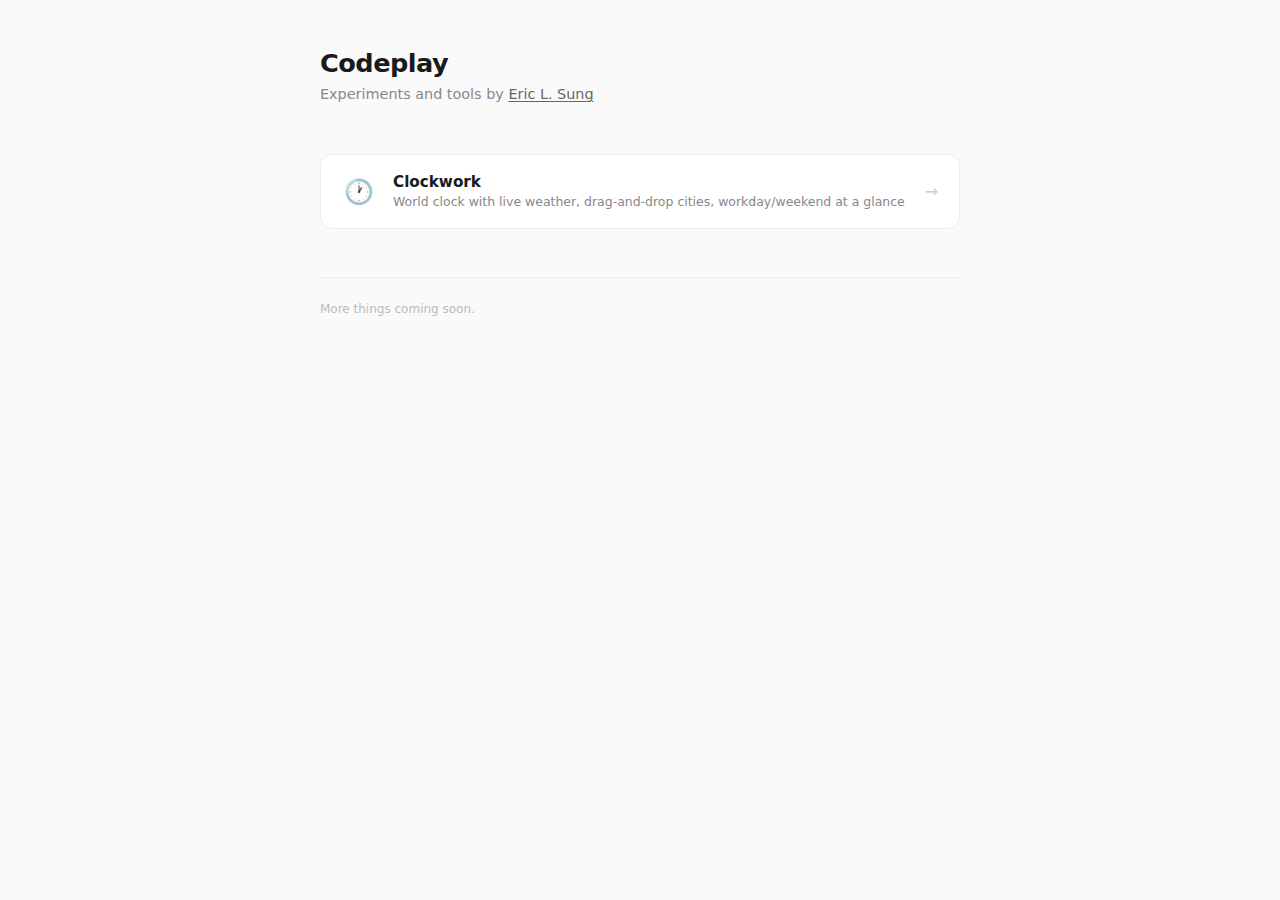
<file: index.html>
<!DOCTYPE html>
<html lang="en">
<head>
    <meta charset="UTF-8">
    <meta name="viewport" content="width=device-width, initial-scale=1.0">
    <title>Codeplay — Eric L. Sung</title>
    <style>
        * { margin: 0; padding: 0; box-sizing: border-box; }

        body {
            font-family: -apple-system, BlinkMacSystemFont, 'SF Pro Display', 'Segoe UI', system-ui, sans-serif;
            background: #fafafa;
            color: #1a1a1a;
            min-height: 100vh;
            padding: 3rem 2rem;
        }

        .container {
            max-width: 640px;
            margin: 0 auto;
        }

        header {
            margin-bottom: 3rem;
        }

        h1 {
            font-size: 1.6rem;
            font-weight: 700;
            letter-spacing: -0.02em;
            margin-bottom: 0.4rem;
        }

        .subtitle {
            font-size: 0.9rem;
            color: #888;
            line-height: 1.5;
        }

        .subtitle a {
            color: #666;
            text-decoration: underline;
            text-underline-offset: 2px;
        }

        .subtitle a:hover { color: #1a1a1a; }

        .projects {
            display: flex;
            flex-direction: column;
            gap: 0.75rem;
        }

        .project {
            display: flex;
            align-items: center;
            gap: 1rem;
            padding: 1.1rem 1.3rem;
            background: white;
            border: 1px solid #eee;
            border-radius: 12px;
            text-decoration: none;
            color: inherit;
            transition: border-color 0.2s, box-shadow 0.2s;
        }

        .project:hover {
            border-color: #ccc;
            box-shadow: 0 2px 8px rgba(0,0,0,0.04);
        }

        .project-icon {
            font-size: 1.5rem;
            width: 2.2rem;
            text-align: center;
            flex-shrink: 0;
        }

        .project-info {
            flex: 1;
        }

        .project-name {
            font-size: 0.95rem;
            font-weight: 600;
            margin-bottom: 0.15rem;
        }

        .project-desc {
            font-size: 0.78rem;
            color: #888;
            line-height: 1.4;
        }

        .project-arrow {
            color: #ccc;
            font-size: 1rem;
            flex-shrink: 0;
        }

        .project:hover .project-arrow { color: #888; }

        footer {
            margin-top: 3rem;
            padding-top: 1.5rem;
            border-top: 1px solid #eee;
            font-size: 0.75rem;
            color: #bbb;
        }

        @media (max-width: 600px) {
            body { padding: 2rem 1.2rem; }
        }
    </style>
</head>
<body>
    <div class="container">
        <header>
            <h1>Codeplay</h1>
            <p class="subtitle">Experiments and tools by <a href="https://ericlsung.com">Eric L. Sung</a></p>
        </header>

        <div class="projects">
            <a class="project" href="/clockwork">
                <div class="project-icon">&#128336;</div>
                <div class="project-info">
                    <div class="project-name">Clockwork</div>
                    <div class="project-desc">World clock with live weather, drag-and-drop cities, workday/weekend at a glance</div>
                </div>
                <div class="project-arrow">&rarr;</div>
            </a>
        </div>

        <footer>
            More things coming soon.
        </footer>
    </div>
</body>
</html>
</file>
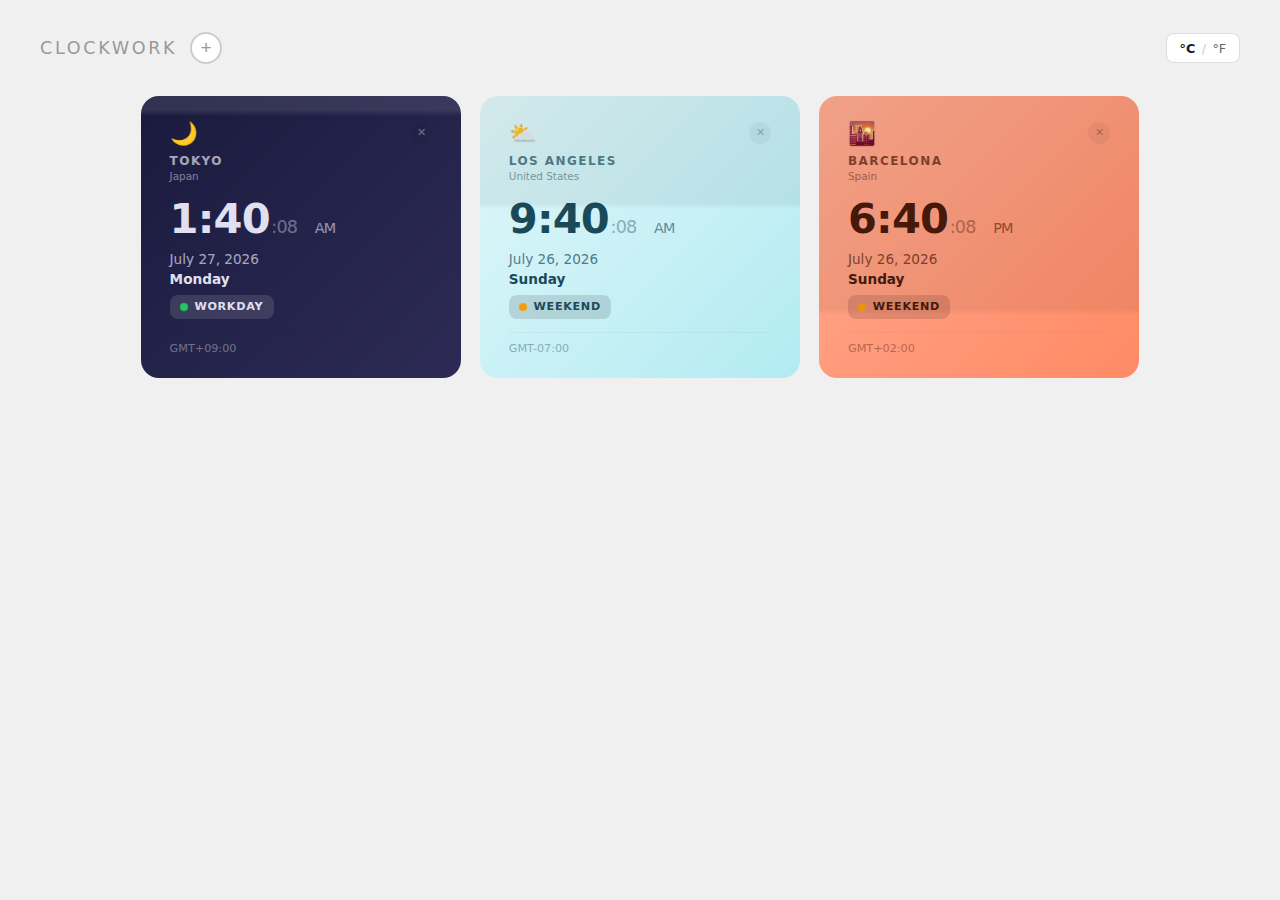
<file: clockwork/index.html>
<!DOCTYPE html>
<html lang="en">
<head>
    <meta charset="UTF-8">
    <meta name="viewport" content="width=device-width, initial-scale=1.0">
    <title>Clockwork</title>
    <style>
        * { margin: 0; padding: 0; box-sizing: border-box; }

        body {
            font-family: -apple-system, BlinkMacSystemFont, 'SF Pro Display', 'Segoe UI', system-ui, sans-serif;
            background: #f0f0f0;
            color: #1a1a1a;
            min-height: 100vh;
            padding: 2rem;
        }

        .header {
            display: flex;
            align-items: center;
            justify-content: space-between;
            max-width: 1200px;
            margin: 0 auto 2rem;
        }

        .header-left {
            display: flex;
            align-items: center;
            gap: 0.8rem;
        }

        h1 {
            font-size: 1.1rem;
            font-weight: 500;
            letter-spacing: 0.15em;
            text-transform: uppercase;
            color: #999;
        }

        .add-btn {
            width: 32px;
            height: 32px;
            border-radius: 50%;
            border: 2px solid #ccc;
            background: white;
            color: #999;
            font-size: 1.2rem;
            cursor: pointer;
            display: flex;
            align-items: center;
            justify-content: center;
            transition: all 0.2s;
        }

        .add-btn:hover {
            border-color: #666;
            color: #333;
            transform: scale(1.1);
        }

        .temp-toggle {
            font-size: 0.8rem;
            font-weight: 500;
            color: #666;
            cursor: pointer;
            user-select: none;
            padding: 0.4rem 0.8rem;
            border-radius: 8px;
            border: 1px solid #ddd;
            background: white;
            transition: all 0.2s;
            display: flex;
            align-items: center;
            gap: 0.4rem;
        }

        .temp-toggle:hover { border-color: #999; color: #333; background: #fafafa; }

        .temp-toggle .active { font-weight: 700; color: #1a1a1a; }
        .temp-toggle .sep { color: #ccc; }

        .clocks {
            display: flex;
            gap: 1.2rem;
            flex-wrap: wrap;
            justify-content: center;
            max-width: 1200px;
            margin: 0 auto;
        }

        .clock-card {
            border-radius: 18px;
            padding: 1.6rem 1.8rem 1.4rem;
            min-width: 260px;
            max-width: 320px;
            flex: 1 1 260px;
            position: relative;
            cursor: grab;
            transition: transform 0.2s, box-shadow 0.2s;
            overflow: hidden;
        }

        .clock-card:active { cursor: grabbing; }

        .clock-card.dragging {
            opacity: 0.5;
            transform: scale(0.95);
        }

        .clock-card.drag-over {
            transform: scale(1.02);
            box-shadow: 0 0 0 3px rgba(0,0,0,0.15);
        }

        .card-top {
            display: flex;
            justify-content: space-between;
            align-items: flex-start;
        }

        .remove-btn {
            width: 22px;
            height: 22px;
            border-radius: 50%;
            border: none;
            background: rgba(0,0,0,0.1);
            color: inherit;
            opacity: 0.4;
            font-size: 0.7rem;
            cursor: pointer;
            display: flex;
            align-items: center;
            justify-content: center;
            transition: opacity 0.2s, background 0.2s;
            flex-shrink: 0;
        }

        .clock-card:hover .remove-btn { opacity: 0.7; }
        .remove-btn:hover { opacity: 1 !important; background: rgba(0,0,0,0.2); }

        .weather-row {
            display: flex;
            align-items: center;
            gap: 0.35rem;
            margin-bottom: 0.6rem;
        }

        .sky-icon {
            font-size: 1.4rem;
            line-height: 1;
        }

        .temp {
            font-size: 0.75rem;
            font-weight: 600;
            opacity: 0.6;
        }

        .city-name {
            font-size: 0.75rem;
            font-weight: 700;
            letter-spacing: 0.12em;
            text-transform: uppercase;
            opacity: 0.7;
            margin-bottom: 0.15rem;
        }

        .country {
            font-size: 0.65rem;
            opacity: 0.5;
            margin-bottom: 1rem;
        }

        .time {
            font-size: 2.6rem;
            font-weight: 700;
            letter-spacing: -0.02em;
            line-height: 1;
            font-variant-numeric: tabular-nums;
        }

        .ampm {
            font-size: 0.9rem;
            font-weight: 500;
            opacity: 0.6;
            margin-left: 0.25rem;
        }

        .seconds {
            font-size: 1.1rem;
            font-weight: 400;
            opacity: 0.4;
            margin-left: 0.1rem;
        }

        .date-line {
            font-size: 0.85rem;
            opacity: 0.7;
            margin-top: 0.7rem;
        }

        .day-line {
            font-size: 0.85rem;
            font-weight: 600;
            margin-top: 0.25rem;
            display: flex;
            align-items: center;
            gap: 0.5rem;
        }

        .day-type {
            display: inline-flex;
            align-items: center;
            gap: 0.4rem;
            margin-top: 0.5rem;
            padding: 0.35rem 0.65rem;
            border-radius: 8px;
            font-size: 0.7rem;
            font-weight: 700;
            letter-spacing: 0.06em;
            text-transform: uppercase;
        }

        .day-type.workday {
            background: rgba(0, 0, 0, 0.08);
            color: inherit;
        }

        .day-type.weekend {
            background: rgba(0, 0, 0, 0.12);
            color: inherit;
        }

        .day-type-dot {
            width: 8px;
            height: 8px;
            border-radius: 50%;
            flex-shrink: 0;
        }

        .day-type.workday .day-type-dot { background: #22c55e; }
        .day-type.weekend .day-type-dot { background: #f59e0b; }

        /* Dark cards: white box */
        .clock-card[data-dark="true"] .day-type.workday {
            background: rgba(255, 255, 255, 0.12);
        }
        .clock-card[data-dark="true"] .day-type.weekend {
            background: rgba(255, 255, 255, 0.15);
        }

        .offset {
            font-size: 0.7rem;
            opacity: 0.4;
            margin-top: 0.8rem;
            padding-top: 0.6rem;
            border-top: 1px solid rgba(0,0,0,0.08);
        }

        /* Day fill */
        .day-fill {
            position: absolute;
            top: 0;
            left: 0;
            right: 0;
            border-radius: 18px 18px 0 0;
            transition: height 60s linear;
            pointer-events: none;
            background: linear-gradient(
                to bottom,
                var(--fill-color, rgba(0,0,0,0.06)) 0%,
                var(--fill-color, rgba(0,0,0,0.06)) calc(100% - 6px),
                transparent 100%
            );
        }

        /* Modal */
        .modal-backdrop {
            display: none;
            position: fixed;
            inset: 0;
            background: rgba(0,0,0,0.3);
            backdrop-filter: blur(4px);
            z-index: 100;
            align-items: center;
            justify-content: center;
        }

        .modal-backdrop.open { display: flex; }

        .modal {
            background: white;
            border-radius: 16px;
            padding: 1.5rem;
            width: 90%;
            max-width: 440px;
            max-height: 70vh;
            display: flex;
            flex-direction: column;
            box-shadow: 0 20px 60px rgba(0,0,0,0.2);
        }

        .modal h2 {
            font-size: 1rem;
            font-weight: 600;
            margin-bottom: 1rem;
            color: #333;
        }

        .modal input {
            width: 100%;
            padding: 0.6rem 0.8rem;
            border: 1px solid #ddd;
            border-radius: 8px;
            font-size: 0.9rem;
            outline: none;
            margin-bottom: 0.8rem;
            font-family: inherit;
        }

        .modal input:focus { border-color: #888; }

        .tz-list {
            overflow-y: auto;
            flex: 1;
        }

        .tz-item {
            padding: 0.55rem 0.7rem;
            border-radius: 8px;
            cursor: pointer;
            display: flex;
            justify-content: space-between;
            align-items: center;
            font-size: 0.85rem;
            transition: background 0.15s;
        }

        .tz-item:hover { background: #f5f5f5; }

        .tz-item .tz-city { font-weight: 600; color: #222; }
        .tz-item .tz-region { font-size: 0.75rem; color: #999; }

        .modal-close {
            margin-top: 0.8rem;
            padding: 0.5rem;
            border: none;
            background: #f0f0f0;
            border-radius: 8px;
            font-size: 0.85rem;
            cursor: pointer;
            font-family: inherit;
            color: #666;
        }

        .modal-close:hover { background: #e0e0e0; }

        @media (max-width: 600px) {
            .clocks { flex-direction: column; align-items: center; }
            .clock-card { min-width: unset; width: 100%; max-width: unset; }
            .time { font-size: 2.2rem; }
            body { padding: 1.5rem 1rem; }
        }
    </style>
</head>
<body>
    <div class="header">
        <div class="header-left">
            <h1>Clockwork</h1>
            <button class="add-btn" onclick="openModal()" title="Add city">+</button>
        </div>
        <div class="temp-toggle" id="temp-toggle" onclick="toggleTempUnit()" title="Toggle temperature unit"></div>
    </div>
    <div class="clocks" id="clocks"></div>

    <div class="modal-backdrop" id="modal" onclick="closeModal(event)">
        <div class="modal" onclick="event.stopPropagation()">
            <h2>Add a city</h2>
            <input type="text" id="tz-search" placeholder="Search any city..." oninput="onSearchInput()">
            <div class="tz-list" id="tz-list"></div>
            <button class="modal-close" onclick="closeModal()">Cancel</button>
        </div>
    </div>

    <script>
        // ── Timezone database (with lat/lon for weather) ──
        const TZ_DB = [
            { city: 'Tokyo', country: 'Japan', tz: 'Asia/Tokyo', lat: 35.68, lon: 139.69 },
            { city: 'Los Angeles', country: 'United States', tz: 'America/Los_Angeles', lat: 34.05, lon: -118.24 },
            { city: 'Barcelona', country: 'Spain', tz: 'Europe/Madrid', lat: 41.39, lon: 2.17 },
            { city: 'New York', country: 'United States', tz: 'America/New_York', lat: 40.71, lon: -74.01 },
            { city: 'London', country: 'United Kingdom', tz: 'Europe/London', lat: 51.51, lon: -0.13 },
            { city: 'Paris', country: 'France', tz: 'Europe/Paris', lat: 48.86, lon: 2.35 },
            { city: 'Berlin', country: 'Germany', tz: 'Europe/Berlin', lat: 52.52, lon: 13.41 },
            { city: 'Sydney', country: 'Australia', tz: 'Australia/Sydney', lat: -33.87, lon: 151.21 },
            { city: 'Melbourne', country: 'Australia', tz: 'Australia/Melbourne', lat: -37.81, lon: 144.96 },
            { city: 'Auckland', country: 'New Zealand', tz: 'Pacific/Auckland', lat: -36.85, lon: 174.76 },
            { city: 'Singapore', country: 'Singapore', tz: 'Asia/Singapore', lat: 1.35, lon: 103.82 },
            { city: 'Hong Kong', country: 'China', tz: 'Asia/Hong_Kong', lat: 22.32, lon: 114.17 },
            { city: 'Shanghai', country: 'China', tz: 'Asia/Shanghai', lat: 31.23, lon: 121.47 },
            { city: 'Seoul', country: 'South Korea', tz: 'Asia/Seoul', lat: 37.57, lon: 126.98 },
            { city: 'Mumbai', country: 'India', tz: 'Asia/Kolkata', lat: 19.08, lon: 72.88 },
            { city: 'Delhi', country: 'India', tz: 'Asia/Kolkata', lat: 28.61, lon: 77.21 },
            { city: 'Dubai', country: 'UAE', tz: 'Asia/Dubai', lat: 25.20, lon: 55.27 },
            { city: 'Istanbul', country: 'Turkey', tz: 'Europe/Istanbul', lat: 41.01, lon: 28.98 },
            { city: 'Moscow', country: 'Russia', tz: 'Europe/Moscow', lat: 55.76, lon: 37.62 },
            { city: 'Cairo', country: 'Egypt', tz: 'Africa/Cairo', lat: 30.04, lon: 31.24 },
            { city: 'Lagos', country: 'Nigeria', tz: 'Africa/Lagos', lat: 6.52, lon: 3.38 },
            { city: 'Nairobi', country: 'Kenya', tz: 'Africa/Nairobi', lat: -1.29, lon: 36.82 },
            { city: 'Johannesburg', country: 'South Africa', tz: 'Africa/Johannesburg', lat: -26.20, lon: 28.04 },
            { city: 'São Paulo', country: 'Brazil', tz: 'America/Sao_Paulo', lat: -23.55, lon: -46.63 },
            { city: 'Mexico City', country: 'Mexico', tz: 'America/Mexico_City', lat: 19.43, lon: -99.13 },
            { city: 'Buenos Aires', country: 'Argentina', tz: 'America/Argentina/Buenos_Aires', lat: -34.60, lon: -58.38 },
            { city: 'Chicago', country: 'United States', tz: 'America/Chicago', lat: 41.88, lon: -87.63 },
            { city: 'Denver', country: 'United States', tz: 'America/Denver', lat: 39.74, lon: -104.99 },
            { city: 'Phoenix', country: 'United States', tz: 'America/Phoenix', lat: 33.45, lon: -112.07 },
            { city: 'Honolulu', country: 'United States', tz: 'Pacific/Honolulu', lat: 21.31, lon: -157.86 },
            { city: 'Anchorage', country: 'United States', tz: 'America/Anchorage', lat: 61.22, lon: -149.90 },
            { city: 'Toronto', country: 'Canada', tz: 'America/Toronto', lat: 43.65, lon: -79.38 },
            { city: 'Vancouver', country: 'Canada', tz: 'America/Vancouver', lat: 49.28, lon: -123.12 },
            { city: 'Bangkok', country: 'Thailand', tz: 'Asia/Bangkok', lat: 13.76, lon: 100.50 },
            { city: 'Jakarta', country: 'Indonesia', tz: 'Asia/Jakarta', lat: -6.21, lon: 106.85 },
            { city: 'Manila', country: 'Philippines', tz: 'Asia/Manila', lat: 14.60, lon: 120.98 },
            { city: 'Taipei', country: 'Taiwan', tz: 'Asia/Taipei', lat: 25.03, lon: 121.57 },
            { city: 'Kuala Lumpur', country: 'Malaysia', tz: 'Asia/Kuala_Lumpur', lat: 3.14, lon: 101.69 },
            { city: 'Lisbon', country: 'Portugal', tz: 'Europe/Lisbon', lat: 38.72, lon: -9.14 },
            { city: 'Rome', country: 'Italy', tz: 'Europe/Rome', lat: 41.90, lon: 12.50 },
            { city: 'Amsterdam', country: 'Netherlands', tz: 'Europe/Amsterdam', lat: 52.37, lon: 4.90 },
            { city: 'Stockholm', country: 'Sweden', tz: 'Europe/Stockholm', lat: 59.33, lon: 18.07 },
            { city: 'Vienna', country: 'Austria', tz: 'Europe/Vienna', lat: 48.21, lon: 16.37 },
            { city: 'Warsaw', country: 'Poland', tz: 'Europe/Warsaw', lat: 52.23, lon: 21.01 },
            { city: 'Athens', country: 'Greece', tz: 'Europe/Athens', lat: 37.98, lon: 23.73 },
            { city: 'Helsinki', country: 'Finland', tz: 'Europe/Helsinki', lat: 60.17, lon: 24.94 },
            { city: 'Zurich', country: 'Switzerland', tz: 'Europe/Zurich', lat: 47.38, lon: 8.54 },
            { city: 'Dublin', country: 'Ireland', tz: 'Europe/Dublin', lat: 53.35, lon: -6.26 },
            { city: 'Lima', country: 'Peru', tz: 'America/Lima', lat: -12.05, lon: -77.04 },
            { city: 'Bogota', country: 'Colombia', tz: 'America/Bogota', lat: 4.71, lon: -74.07 },
            { city: 'Santiago', country: 'Chile', tz: 'America/Santiago', lat: -33.45, lon: -70.67 },
            { city: 'Doha', country: 'Qatar', tz: 'Asia/Qatar', lat: 25.29, lon: 51.53 },
            { city: 'Riyadh', country: 'Saudi Arabia', tz: 'Asia/Riyadh', lat: 24.69, lon: 46.72 },
            { city: 'Tel Aviv', country: 'Israel', tz: 'Asia/Jerusalem', lat: 32.09, lon: 34.78 },
        ];

        // ── Default cities ──
        const DEFAULT_CITIES = [
            { city: 'Tokyo', country: 'Japan', tz: 'Asia/Tokyo', lat: 35.68, lon: 139.69 },
            { city: 'Los Angeles', country: 'United States', tz: 'America/Los_Angeles', lat: 34.05, lon: -118.24 },
            { city: 'Barcelona', country: 'Spain', tz: 'Europe/Madrid', lat: 41.39, lon: 2.17 },
        ];

        // ── WMO weather code → emoji (day/night variants) ──
        const WMO_ICONS = {
            0:  ['☀️', '🌙'],   // Clear
            1:  ['🌤️', '🌙'],  // Mainly clear
            2:  ['⛅', '☁️'],   // Partly cloudy
            3:  ['☁️', '☁️'],   // Overcast
            45: ['🌫️', '🌫️'], // Fog
            48: ['🌫️', '🌫️'], // Rime fog
            51: ['🌦️', '🌧️'], // Light drizzle
            53: ['🌦️', '🌧️'], // Moderate drizzle
            55: ['🌧️', '🌧️'], // Dense drizzle
            61: ['🌧️', '🌧️'], // Slight rain
            63: ['🌧️', '🌧️'], // Moderate rain
            65: ['🌧️', '🌧️'], // Heavy rain
            71: ['🌨️', '🌨️'], // Slight snow
            73: ['🌨️', '🌨️'], // Moderate snow
            75: ['❄️', '❄️'],   // Heavy snow
            77: ['🌨️', '🌨️'], // Snow grains
            80: ['🌦️', '🌧️'], // Slight showers
            81: ['🌧️', '🌧️'], // Moderate showers
            82: ['⛈️', '⛈️'],  // Violent showers
            85: ['🌨️', '🌨️'], // Slight snow showers
            86: ['❄️', '❄️'],   // Heavy snow showers
            95: ['⛈️', '⛈️'],  // Thunderstorm
            96: ['⛈️', '⛈️'],  // Thunderstorm + hail
            99: ['⛈️', '⛈️'],  // Thunderstorm + heavy hail
        };

        // ── Weather cache ──
        const weatherCache = {};

        function getWeatherIcon(code, isNight) {
            const icons = WMO_ICONS[code] || ['🌡️', '🌡️'];
            return isNight ? icons[1] : icons[0];
        }

        async function fetchWeather(city) {
            const lat = city.lat;
            const lon = city.lon;
            if (lat == null || lon == null) return null;

            const key = `${lat},${lon}`;
            const cached = weatherCache[key];
            if (cached && Date.now() - cached.ts < 15 * 60 * 1000) return cached;

            try {
                const url = `https://api.open-meteo.com/v1/forecast?latitude=${lat}&longitude=${lon}&current=weather_code,temperature_2m&timezone=auto`;
                const res = await fetch(url);
                const data = await res.json();
                const code = data?.current?.weather_code ?? null;
                const tempC = data?.current?.temperature_2m ?? null;
                weatherCache[key] = { code, tempC, ts: Date.now() };
                return weatherCache[key];
            } catch {
                return null;
            }
        }

        async function refreshAllWeather() {
            for (const city of cities) {
                await fetchWeather(city);
            }
            update();
        }

        // ── Temperature unit ──
        let tempUnit = localStorage.getItem('clockwork-temp-unit') || 'C';

        function toggleTempUnit() {
            tempUnit = tempUnit === 'C' ? 'F' : 'C';
            localStorage.setItem('clockwork-temp-unit', tempUnit);
            updateTempToggle();
            update();
        }

        function updateTempToggle() {
            const el = document.getElementById('temp-toggle');
            const isC = tempUnit === 'C';
            el.innerHTML = `<span class="${isC ? 'active' : ''}">°C</span><span class="sep">/</span><span class="${!isC ? 'active' : ''}">°F</span>`;
        }

        function formatTemp(tempC) {
            if (tempC == null) return '';
            const val = tempUnit === 'F' ? (tempC * 9/5) + 32 : tempC;
            return `${Math.round(val)}°`;
        }

        // ── State ──
        let cities = loadCities();

        function loadCities() {
            try {
                const saved = localStorage.getItem('clockwork-cities');
                if (saved) return JSON.parse(saved);
            } catch {}
            return [...DEFAULT_CITIES];
        }

        function saveCities() {
            localStorage.setItem('clockwork-cities', JSON.stringify(cities));
        }

        // ── Time-based theming ──
        function getTimeTheme(hour) {
            // hour is 0-23 in local time of that city
            if (hour >= 22 || hour < 5) {
                // Night
                return {
                    bg: 'linear-gradient(135deg, #1a1a3e, #2d2b55)',
                    color: '#e0e0f0',
                    icon: '\u{1F319}', // crescent moon
                };
            } else if (hour >= 5 && hour < 7) {
                // Dawn
                return {
                    bg: 'linear-gradient(135deg, #ffecd2, #fcb69f)',
                    color: '#5a3e28',
                    icon: '\u{1F305}', // sunrise
                };
            } else if (hour >= 7 && hour < 10) {
                // Morning
                return {
                    bg: 'linear-gradient(135deg, #e0f7fa, #b2ebf2)',
                    color: '#1a4a5a',
                    icon: '\u{26C5}', // sun behind cloud
                };
            } else if (hour >= 10 && hour < 14) {
                // Midday
                return {
                    bg: 'linear-gradient(135deg, #fff9c4, #fff176)',
                    color: '#5a4e1a',
                    icon: '\u{2600}\u{FE0F}', // sun
                };
            } else if (hour >= 14 && hour < 17) {
                // Afternoon
                return {
                    bg: 'linear-gradient(135deg, #ffe0b2, #ffcc80)',
                    color: '#5a3e1a',
                    icon: '\u{1F324}\u{FE0F}', // sun small cloud
                };
            } else if (hour >= 17 && hour < 20) {
                // Evening
                return {
                    bg: 'linear-gradient(135deg, #ffab91, #ff8a65)',
                    color: '#4a1a0a',
                    icon: '\u{1F307}', // sunset
                };
            } else {
                // Dusk (20-22)
                return {
                    bg: 'linear-gradient(135deg, #4a3f6b, #2d2b55)',
                    color: '#d0c8e8',
                    icon: '\u{1F31A}', // new moon face → use stars
                };
            }
        }

        // ── Rendering ──
        function render() {
            const container = document.getElementById('clocks');
            container.innerHTML = '';

            cities.forEach((zone, index) => {
                const card = document.createElement('div');
                card.className = 'clock-card';
                card.draggable = true;
                card.dataset.index = index;

                card.addEventListener('dragstart', onDragStart);
                card.addEventListener('dragend', onDragEnd);
                card.addEventListener('dragover', onDragOver);
                card.addEventListener('dragleave', onDragLeave);
                card.addEventListener('drop', onDrop);

                // Touch drag support
                card.addEventListener('touchstart', onTouchStart, { passive: false });
                card.addEventListener('touchmove', onTouchMove, { passive: false });
                card.addEventListener('touchend', onTouchEnd);

                card.innerHTML = `
                    <div class="day-fill"></div>
                    <div class="card-top">
                        <div class="weather-row">
                            <span class="sky-icon"></span>
                            <span class="temp"></span>
                        </div>
                        <button class="remove-btn" onclick="removeCity(${index})" title="Remove">\u2715</button>
                    </div>
                    <div class="city-name">${zone.city}</div>
                    <div class="country">${zone.country}</div>
                    <div class="time"></div>
                    <div class="date-line"></div>
                    <div class="day-line"></div>
                    <div class="day-type"></div>
                    <div class="offset"></div>
                `;

                container.appendChild(card);
            });

            update();
        }

        function update() {
            const now = new Date();
            const cards = document.querySelectorAll('.clock-card');

            cities.forEach((zone, i) => {
                const card = cards[i];
                if (!card) return;

                const opts = { timeZone: zone.tz };

                const parts = new Intl.DateTimeFormat('en-US', {
                    ...opts,
                    hour: 'numeric', minute: '2-digit', second: '2-digit',
                    hour12: true,
                    weekday: 'long',
                    year: 'numeric', month: 'long', day: 'numeric',
                }).formatToParts(now);

                const get = type => parts.find(p => p.type === type)?.value || '';

                const hour24 = parseInt(new Intl.DateTimeFormat('en-US', {
                    ...opts, hour: 'numeric', hour12: false
                }).format(now));

                const minuteVal = parseInt(get('minute') || '0');
                const fractionalHour = hour24 + minuteVal / 60;
                const fillPct = (fractionalHour / 24) * 100;
                const fill = card.querySelector('.day-fill');
                if (fill) {
                    fill.style.height = fillPct + '%';
                    const isDark = hour24 >= 20 || hour24 < 5;
                    fill.style.setProperty('--fill-color',
                        isDark ? 'rgba(255,255,255,0.1)' : 'rgba(0,0,0,0.06)');
                }

                const theme = getTimeTheme(hour24);
                card.style.background = theme.bg;
                card.style.color = theme.color;

                // Weather icon + temp
                const wKey = (zone.lat != null) ? `${zone.lat},${zone.lon}` : null;
                const wCached = wKey ? weatherCache[wKey] : null;
                const isNight = hour24 >= 20 || hour24 < 6;
                if (wCached && wCached.code != null) {
                    card.querySelector('.sky-icon').textContent = getWeatherIcon(wCached.code, isNight);
                    card.querySelector('.temp').textContent = formatTemp(wCached.tempC);
                } else {
                    card.querySelector('.sky-icon').textContent = theme.icon;
                    card.querySelector('.temp').textContent = '';
                }

                // Dark card flag for CSS overrides
                const isDarkCard = hour24 >= 20 || hour24 < 5;
                card.dataset.dark = isDarkCard;

                const hour = get('hour');
                const minute = get('minute');
                const second = get('second');
                const ampm = get('dayPeriod');
                const weekday = get('weekday');
                const month = get('month');
                const day = get('day');
                const year = get('year');

                card.querySelector('.time').innerHTML =
                    `${hour}:${minute}<span class="seconds">:${second}</span> <span class="ampm">${ampm}</span>`;

                card.querySelector('.date-line').textContent = `${month} ${day}, ${year}`;

                const DAYS = ['Sunday','Monday','Tuesday','Wednesday','Thursday','Friday','Saturday'];
                const dayIndex = DAYS.indexOf(weekday);
                const isWorkday = dayIndex >= 1 && dayIndex <= 5;

                card.querySelector('.day-line').textContent = weekday;

                const dayTypeEl = card.querySelector('.day-type');
                dayTypeEl.className = `day-type ${isWorkday ? 'workday' : 'weekend'}`;
                dayTypeEl.innerHTML = `<span class="day-type-dot"></span> ${isWorkday ? 'Workday' : 'Weekend'}`;

                const tzFormatter = new Intl.DateTimeFormat('en-US', {
                    ...opts, timeZoneName: 'longOffset',
                });
                const tzPart = tzFormatter.formatToParts(now).find(p => p.type === 'timeZoneName');
                card.querySelector('.offset').textContent = tzPart?.value || '';
            });
        }

        // ── Add / Remove ──
        function removeCity(index) {
            if (cities.length <= 1) return;
            cities.splice(index, 1);
            saveCities();
            render();
        }

        function addCity(tz, city, country, lat, lon) {
            if (cities.some(c => c.tz === tz && c.city === city)) return;
            cities.push({ city, country, tz, lat, lon });
            saveCities();
            render();
            closeModal();
            fetchWeather(cities[cities.length - 1]).then(() => update());
        }

        // ── Modal ──
        let searchTimeout = null;

        function openModal() {
            document.getElementById('modal').classList.add('open');
            const input = document.getElementById('tz-search');
            input.value = '';
            showSuggestions();
            setTimeout(() => input.focus(), 100);
        }

        function closeModal(e) {
            if (e && e.target !== e.currentTarget) return;
            document.getElementById('modal').classList.remove('open');
        }

        function showSuggestions() {
            // Show static TZ_DB when search is empty
            renderCityList(TZ_DB);
        }

        function renderCityList(results) {
            const list = document.getElementById('tz-list');
            list.innerHTML = results.map(t => {
                const alreadyAdded = cities.some(c => c.tz === t.tz && c.city === t.city);
                const safeCity = (t.city || '').replace(/'/g, "\\'");
                const safeCountry = (t.country || '').replace(/'/g, "\\'");
                return `<div class="tz-item"
                    onclick="${alreadyAdded ? '' : `addCity('${t.tz}','${safeCity}','${safeCountry}',${t.lat},${t.lon})`}"
                    style="${alreadyAdded ? 'opacity:0.4;cursor:default' : ''}">
                    <span>
                        <span class="tz-city">${t.city}</span>
                        <span class="tz-region"> · ${t.country}</span>
                    </span>
                    ${alreadyAdded ? '<span style="font-size:0.7rem;color:#aaa">Added</span>' : ''}
                </div>`;
            }).join('');
        }

        function onSearchInput() {
            const q = document.getElementById('tz-search').value.trim();
            if (!q) { showSuggestions(); return; }

            // Filter static list first for instant results
            const localResults = TZ_DB.filter(t =>
                t.city.toLowerCase().includes(q.toLowerCase()) ||
                t.country.toLowerCase().includes(q.toLowerCase())
            );
            if (localResults.length) renderCityList(localResults);

            // Debounce API search for anything not in static list
            clearTimeout(searchTimeout);
            searchTimeout = setTimeout(() => searchCities(q), 300);
        }

        async function searchCities(query) {
            const list = document.getElementById('tz-list');
            try {
                const url = `https://geocoding-api.open-meteo.com/v1/search?name=${encodeURIComponent(query)}&count=20&language=en`;
                const res = await fetch(url);
                const data = await res.json();

                if (!data.results?.length) {
                    // Keep local results if API found nothing
                    const local = TZ_DB.filter(t =>
                        t.city.toLowerCase().includes(query.toLowerCase()) ||
                        t.country.toLowerCase().includes(query.toLowerCase())
                    );
                    if (!local.length) {
                        list.innerHTML = '<div style="padding:1rem;color:#999;font-size:0.85rem">No cities found</div>';
                    }
                    return;
                }

                // Dedupe by timezone + city name
                const seen = new Set();
                const results = data.results
                    .filter(r => r.timezone && r.name)
                    .filter(r => {
                        const key = `${r.timezone}|${r.name}`;
                        if (seen.has(key)) return false;
                        seen.add(key);
                        return true;
                    })
                    .map(r => ({
                        city: r.name,
                        country: r.country || r.admin1 || '',
                        tz: r.timezone,
                        lat: r.latitude,
                        lon: r.longitude,
                    }));

                renderCityList(results);
            } catch {
                // Silently fall back to local results
            }
        }

        // ── Drag and Drop ──
        let dragIndex = null;

        function onDragStart(e) {
            dragIndex = +e.currentTarget.dataset.index;
            e.currentTarget.classList.add('dragging');
            e.dataTransfer.effectAllowed = 'move';
        }

        function onDragEnd(e) {
            e.currentTarget.classList.remove('dragging');
            document.querySelectorAll('.clock-card').forEach(c => c.classList.remove('drag-over'));
            dragIndex = null;
        }

        function onDragOver(e) {
            e.preventDefault();
            e.dataTransfer.dropEffect = 'move';
            e.currentTarget.classList.add('drag-over');
        }

        function onDragLeave(e) {
            e.currentTarget.classList.remove('drag-over');
        }

        function onDrop(e) {
            e.preventDefault();
            const dropIndex = +e.currentTarget.dataset.index;
            e.currentTarget.classList.remove('drag-over');
            if (dragIndex === null || dragIndex === dropIndex) return;

            const [moved] = cities.splice(dragIndex, 1);
            cities.splice(dropIndex, 0, moved);
            saveCities();
            render();
        }

        // ── Touch drag (mobile) ──
        let touchDragEl = null;
        let touchStartY = 0;
        let touchStartX = 0;

        function onTouchStart(e) {
            const touch = e.touches[0];
            touchStartX = touch.clientX;
            touchStartY = touch.clientY;
            touchDragEl = e.currentTarget;
            dragIndex = +e.currentTarget.dataset.index;
        }

        function onTouchMove(e) {
            if (!touchDragEl) return;
            const touch = e.touches[0];
            const dx = Math.abs(touch.clientX - touchStartX);
            const dy = Math.abs(touch.clientY - touchStartY);
            if (dx > 10 || dy > 10) {
                e.preventDefault();
                touchDragEl.classList.add('dragging');
            }
        }

        function onTouchEnd(e) {
            if (!touchDragEl) return;
            const touch = e.changedTouches[0];
            const dropEl = document.elementFromPoint(touch.clientX, touch.clientY)?.closest('.clock-card');
            touchDragEl.classList.remove('dragging');

            if (dropEl && dropEl !== touchDragEl) {
                const dropIndex = +dropEl.dataset.index;
                const [moved] = cities.splice(dragIndex, 1);
                cities.splice(dropIndex, 0, moved);
                saveCities();
                render();
            }

            touchDragEl = null;
            dragIndex = null;
        }

        // ── Keyboard shortcut ──
        document.addEventListener('keydown', e => {
            if (e.key === 'Escape') closeModal();
        });

        // ── Init ──
        updateTempToggle();
        render();
        refreshAllWeather();
        setInterval(update, 1000);
        setInterval(refreshAllWeather, 15 * 60 * 1000); // refresh weather every 15 min
    </script>
</body>
</html>
</file>
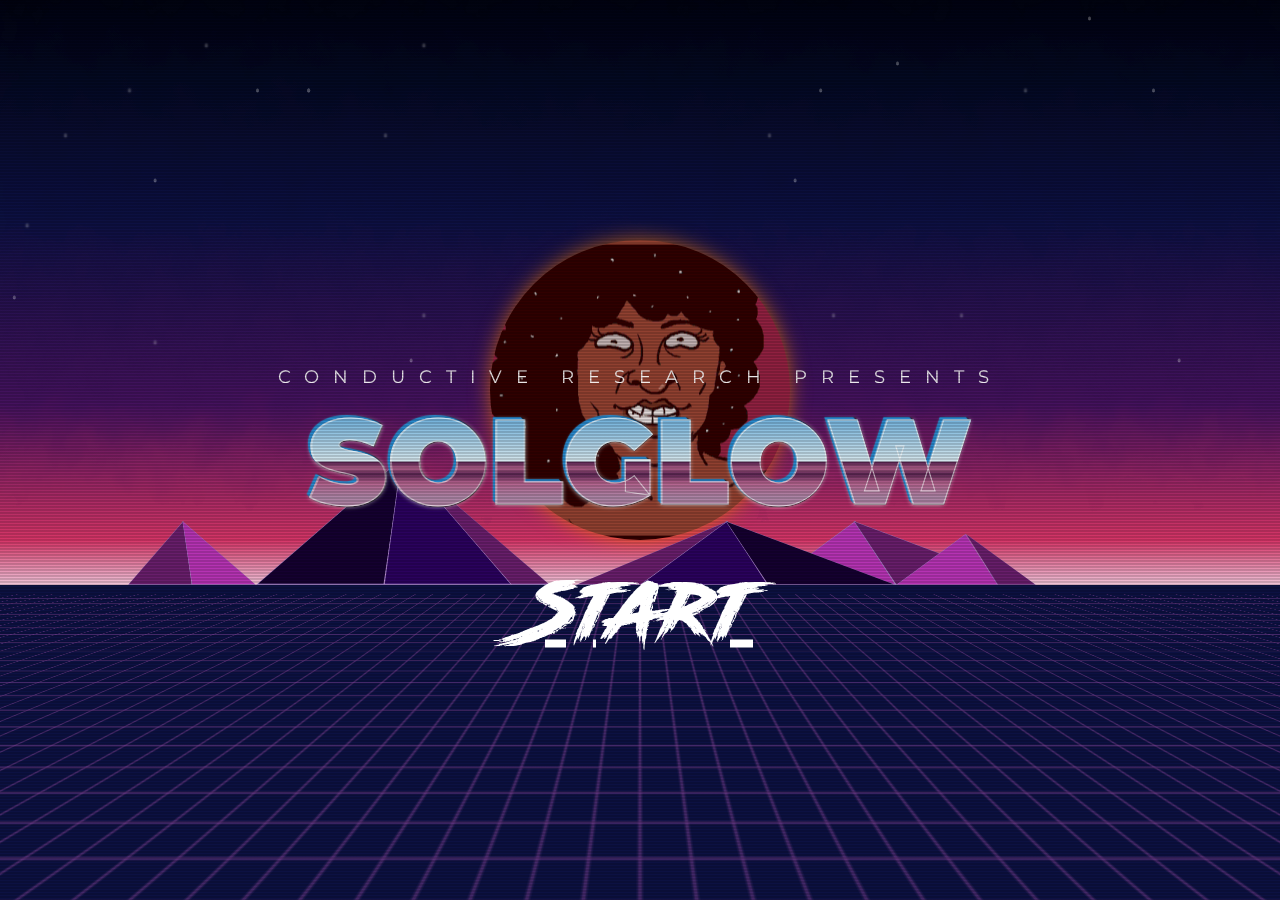
<file: solglow/splash/index.html>
<html lang="en">
<head>
    <meta charset="UTF-8">
    <meta http-equiv="X-UA-Compatible" content="IE=edge">
    <meta name="viewport" content="width=device-width, initial-scale=1.0">
    <title>SOLGLOW - Presented by Conductive Research</title>
    <link rel="stylesheet" href="style.css">
    <script>
        document.addEventListener("click", event => {
            const audio = document.querySelector("audio");
            audio.volume = 0.9;
            audio.play();
        });

    </script>
</head>


<body>

    <audio src="soulglow.m4a" loop></audio>

    <div class="background-80s animated-clouds stars" style="--background-height:100vh">
        <!-- <div class="sun"></div> -->
        <div class="dogg"></div>
        <div class="grid" style="--grid-color:rgba(115,59,139,0.7);--grid-size:30px;--grid-blur:1px;"></div>
        <div class="mountain" style="--mountain-base:10vw;--mountain-height:5vw;--mountain-color1:#a684cb;--mountain-color2:#b533b3;--mountain-offset:10vw;--mountain-tilt:-20deg"></div>
        <div class="mountain" style="--mountain-base:10vw;--mountain-height:5vw;--mountain-color1:#a684cb;--mountain-color2:#681e6b;--mountain-tilt:59deg;--mountain-offset:20vw;"></div>
        <div class="mountain" style="--mountain-base:8vw;--mountain-height:4vw;--mountain-color1:#a684cb;--mountain-color2:#b533b3;--mountain-offset:20vw;--mountain-tilt:-20deg"></div>
        <div class="mountain" style="--mountain-base:3vw;--mountain-height:4vw;--mountain-color1:#a684cb;--mountain-color2:#681e6b;--mountain-tilt:45deg;--mountain-offset:28vw;"></div>
        <div class="mountain" style="--mountain-base:5vw;--mountain-height:5vw;--mountain-color1:#a684cb;--mountain-color2:#681e6b;--mountain-offset:-40vw;--mountain-tilt:-20deg"></div>
        <div class="mountain" style="--mountain-base:5vw;--mountain-height:5vw;--mountain-color1:#a684cb;--mountain-color2:#b533b3;--mountain-tilt:33deg;--mountain-offset:-35vw;"></div>
        <div class="mountain" style="--mountain-base:5vw;--mountain-height:5vw;--mountain-color1:#a684cb;--mountain-color2:#681e6b;--mountain-tilt:-62deg;--mountain-offset:-5vw;"></div>
        <div class="mountain" style="--mountain-base:10vw;--mountain-height:5vw;--mountain-color1:#a684cb;--mountain-color2:#2a025d;--mountain-tilt:-20deg"></div>
        <div class="mountain" style="--mountain-base:10vw;--mountain-height:5vw;--mountain-color1:#a684cb;--mountain-color2:#150030;--mountain-tilt:59deg;--mountain-offset:10vw;"></div>
        <div class="mountain" style="--mountain-base:10vw;--mountain-height:10vw;--mountain-color1:#a684cb;--mountain-color2:#150030;--mountain-tilt:-33deg;--mountain-offset:-30vw;"></div>
        <div class="mountain" style="--mountain-base:10vw;--mountain-height:10vw;--mountain-color1:#a684cb;--mountain-color2:#2a025d;--mountain-offset:-20vw;--mountain-tilt:20deg"></div>
        <div class="mountain" style="--mountain-base:3vw;--mountain-height:10vw;--mountain-color1:#a684cb;--mountain-color2:#681e6b;--mountain-tilt:45.5deg;--mountain-offset:-10vw;"></div>
        
        
        <div class="road-off" ></div>
        <div class="overlay"></div>
        
        <div class="text">
          <div class="outrun glow">Conductive Research Presents</div>
          <!-- <div class="presents glow">Presents</div> -->
          <div class="chrome shine" data-text="SOLGLOW">SOL<span class="spark"></span>GLOW</div>
          <div></div>
          
        </div>
      </div>

      <div>
        <a class="start glow" href="../menu/index.html">Start</a>
      </div>

      <svg width="0" height="0">
        <filter id="filter">
        <feTurbulence type="fractalNoise" baseFrequency=".01" numOctaves="10" id="fractalNoise"/>
        <feDisplacementMap id="displacementMap" in="SourceGraphic" scale="120" />
        </filter>
        <animate
          xlink:href="#displacementMap"
          id="animclouds1"
          begin="0; animclouds2.end"
          attributeName="scale"
          from="50"
          to="180"
          dur="3s"
          fill="freeze"
          />
          <animate
            xlink:href="#displacementMap"
            id="animclouds2"
            begin="animclouds1.end"
            attributeName="scale"
            from="180"
            to="50"
            dur="3s"
            fill="freeze"
            />
            <animate
              xlink:href="#fractalNoise"
              id="animclouds3"
              begin="0;animclouds4.end"
              attributeName="baseFrequency"
              from="0.03"
              to="0.01"
              dur="30s"
              fill="freeze"
              />
              <animate
                xlink:href="#fractalNoise"
                id="animclouds4"
                begin="animclouds3.end"
                attributeName="baseFrequency"
                from="0.01"
                to="0.03"
                dur="30s"
                fill="freeze"
                />
              </svg>
      
      

</body>
</html>
</file>
<file: solglow/splash/style.css>
@import url(https://fonts.googleapis.com/css?family=Montserrat:700,900|Dancing+Script);

/* #### Generated By: http://www.cufonfonts.com #### */

@font-face {
    font-family: 'RoadRage';
    font-style: normal;
    font-weight: normal;
    src: local('RoadRage'), url('Road_Rage.woff') format('woff');
    }


:root{
  font-size:3vw;
}


.grid{
  position:absolute;
  bottom: -30%;
  left:0;
  margin-left: -50%;
  width: 200%;
  height: 100%;
  background-position-y: 0px;
  background-image:
        repeating-linear-gradient(90deg,var(--grid-color,black) 0%,transparent calc(1px + var(--grid-blur,0px)), transparent var(--grid-size),var(--grid-color,black) calc(var(--grid-size) + 1px + var(--grid-blur,0px))),repeating-linear-gradient(180deg,var(--grid-color,black) 0%,transparent calc(1px + var(--grid-blur,0px)), transparent var(--grid-size),var(--grid-color,black) calc(var(--grid-size) + 1px + var(--grid-blur,0px)));
  transform:perspective(50vh) rotateX(60deg) translateZ(10px);
  animation:moving-grid 0.5s infinite linear;
  z-index:-1;
}

@keyframes moving-grid{
  0%{
    transform:perspective(50vh) rotateX(60deg) translateZ(10px) translateY(-var(--grid-size));
  }
  100%{
    transform:perspective(50vh) rotateX(60deg) translateZ(10px) translateY(var(--grid-size));
  }
}


.sun{
  width:200px;
  height:200px;
  border-radius:100%;
  position:absolute;
  background-color:yellow;
  left:calc(50%);
  bottom:40%;
  transform:translateX(-50%);
  background-image: linear-gradient(red,yellow),linear-gradient(black,white);
  clip-path:polygon(-50% 0px,150% -50%,150% 55%,-50% 55%,
    -50% 62%,150% 62%,150% 70%,0 70%,
    -50% 75%,150% 75%,150% 80%,0 80%,
    -50% 82%,150% 82%,150% 85%,0 85%,
    -50% 87%,150% 87%,150% 90%,0 90%,
    -50% 92%,150% 92%,150% 95%,0 95%,
    -50% 96%,150% 96%,150% 150%,0 150%);
    box-shadow: rgba(255,128,0,0.7) 0px 0 20px;
    
}


.dogg{
    width:300px;
    height:300px;
    border-radius:100%;
    position:absolute;
    background-color:yellow;
    left:calc(50%);
    bottom:40%;
    transform:translateX(-50%);
    background-image:url("soul.gif");
    background-position: center;
    /* clip-path:polygon(-50% 0px,150% -50%,150% 55%,-50% 55%,
      -50% 62%,150% 62%,150% 70%,0 70%,
      -50% 75%,150% 75%,150% 80%,0 80%,
      -50% 82%,150% 82%,150% 85%,0 85%,
      -50% 87%,150% 87%,150% 90%,0 90%,
      -50% 92%,150% 92%,150% 95%,0 95%,
      -50% 96%,150% 96%,150% 150%,0 150%); */
      box-shadow: rgba(255,128,0,0.7) 0px 0 20px;
      
  }


.mountain{
  position:absolute;
  content:'';
  bottom:35%;
  left:calc(50% + var(--mountain-offset,0px));
  border-left:calc(var(--mountain-base) / 2) solid transparent;
  border-bottom:var(--mountain-height, 100px) solid var(--mountain-color1,white);
  border-top:0px solid transparent;
  border-right:calc(var(--mountain-base, 100px) / 2) solid transparent;
  transform-origin:bottom;
  transform:skewX(var(--mountain-tilt,0deg));
}

.mountain:after{
  content:'';
  border-left:calc(var(--mountain-base) / 2) solid transparent;
  border-bottom:var(--mountain-height, 100px) solid var(--mountain-color2,black);
  border-top:0px solid transparent;
  border-right:calc(var(--mountain-base, 100px) / 2) solid transparent;
  transform:translate(-50%) scale(0.98);
  position:absolute;
  left:0;
  top:0;
}

.overlay{
  width:100%;
  height:100%;
  z-index:9999;
  position:absolute;
  left:0;
  top:0;
  background-image: repeating-linear-gradient(rgba(0,0,0,0.3) 0,transparent 1px,transparent 2px,rgba(0,0,0,0.3) 3px);
  pointer-events: none;
}



.background-80s{
  background: linear-gradient(to bottom, #010310 0,#0c1142 24%,#45125e 45%,#d53567 60%,#f0c3d9 65%,#0c1142 65%) fixed;
  background-size:100% var(--background-height,100vh);
  overflow:hidden;
  position:absolute;
  left:0;
  top:0;
  width:100vw;
  height:var(--background-height,100vh);
  z-index:-2;
}


.animated-clouds:before{
  filter: url(#filter);
}

.background-80s:before{
  content:'';
  background: linear-gradient(to bottom, #010310 0,#0c1142 24%,#45125e 45%,#d53567 60%,#f0c3d9 65%,#0c1142 65%) fixed;
  width:100%;
  height:55%;
  position:absolute;
  z-index:-1;
  left:0;
  top:0;
  opacity:0.2;
}

/*stars*/
.stars:after{
  transform:translateY(-40%);
  content:' ';
  border-radius:100%;
  width:3px;
  height:4px;
  position:absolute;
  left:0;
  top:0;
  z-index:-1;
  box-shadow: 
    5vw 15vh 2px white,
    1vw 33vh 0px white,
    2vw 25vh 2px white,
    10vw 10vh 2px white,
    12vw 20vh 0px white,
    30vw 15vh 2px white,
    16vw 5vh 2px white,
    24vw 10vh 0px white,
    32vw 40vh 0px white,
    33vw 35vh 2px white,
    12vw 38vh 2px white,
    24vw 10vh 0px white,
    33vw 5vh 2px white,
    20vw 10vh 0px white,
    80vw 10vh 2px white,
    62vw 20vh 0px white,
    60vw 15vh 2px white,
    70vw 7vh 0px white,
    62vw 50vh 0px white,
    65vw 35vh 2px white,
    64vw 10vh 0px white,
    85vw 2vh 0px white,
    92vw 40vh 0px white,
    75vw 35vh 2px white,
    90vw 10vh 0px white;
  opacity:0.3;
  animation:glitter 2s infinite;
}

@keyframes glitter{
  0% {
    opacity:0.5;
  }
  50% {
    opacity:0.9;
  }
  
  100% {
    opacity:0.5;
  }
}

.text{
  position:absolute;
  left:50%;
  top:50%;
  text-align:center;
  transform:translate(-50%,-50%);
  white-space:nowrap;
}
.outrun{
  font-family:'Montserrat';
  font-weight:normal;
  letter-spacing: 14px;
  text-transform:uppercase;
  font-size: 18px;
  opacity:0.9;
}

/* .presents{
    margin-top: 16px;
    font-family:'RoadRage';
    font-style: italic;
    font-size: 20px;
    opacity:0.8;
  } */


a.start{
    position:absolute;
    left:50%;
    bottom:18%;
    text-align:center;
    transform:translate(-50%,-50%);
    white-space:nowrap;

    font-family:'RoadRage';
    font-size: 80px;
    color: #FFF;
  }
  

.glow {
  
  color: #fff;
  text-align: center;
  -webkit-animation: glow 1s ease-in-out infinite alternate;
  -moz-animation: glow 1s ease-in-out infinite alternate;
  animation: glow 1s ease-in-out infinite alternate;
}

@-webkit-keyframes glow {
  from {
    text-shadow: 0 0 10px #fff, 0 0 20px #fff, 0 0 30px #e60073, 0 0 40px #e60073, 0 0 50px #e60073, 0 0 60px #e60073, 0 0 70px #e60073;
  }
  to {
    text-shadow: 0 0 20px #fff, 0 0 30px #ff4da6, 0 0 40px #ff4da6, 0 0 50px #ff4da6, 0 0 60px #ff4da6, 0 0 70px #ff4da6, 0 0 80px #ff4da6;
  }
}


.chrome{
  font-family:"Montserrat";
  font-weight:900;
  font-size:calc(30px + 10vh);
  background-image:linear-gradient(#2989cc 0%, #d3e5ec 50%,#592451 51%,#b3628d 55%,#592451 59%,#b3628d 65%,#ac86a6 75%, #b3628d 100%);
  -webkit-background-clip:text;
  -webkit-text-fill-color: transparent; 
  -webkit-text-stroke-width: 1px;
  -webkit-text-stroke-color: rgba(255,255,255,0.4);
  position:relative;
  
  
}

.chrome:before{
  content:attr(data-text);
  text-shadow: -1px -1px 1px #2989cc,-2px -2px 1px #2989cc, -3px -3px 1px #2989cc, 1px 1px 1px #000, 0px -1px 2px #000, -1px -2px 2px #000, 0 0 5px rgba(255,255,255,1); 
  opacity:1;
  position:absolute;
  z-index:-1;
}

.shine:after{
  content:attr(data-text);
  background-image:linear-gradient(225deg,transparent 53%,white 55%,transparent 58%);
  width:100%;
  height:100%;
  position:absolute;
  top:0;
  left:0;
  -webkit-background-clip:text;
  z-index:999;
  background-size: 400% 400%;
  animation:shine 10s ease infinite;
  animation-delay:var(--shine-delay,0s);
}

@keyframes shine{
    0%{background-position:0% 51%}
    50%{background-position:100% 50%}
    100%{background-position:0% 51%}
}


.spark{
  margin-top:calc( 4vh ) ;
  margin-left:-0.3em;
  line-height:0;
  position:absolute;
  width:37px;
  height:45px;
  z-index:999;
  background-image: url("data:image/svg+xml,%3Csvg viewBox='120 250 1700 1200' width='200' height='200' xmlns='http://www.w3.org/2000/svg'%3E%3C!-- Created with Method Draw - http://github.com/duopixel/Method-Draw/ --%3E%3Cg%3E%3Ctitle%3Ebackground%3C/title%3E%3Crect fill='none' id='canvas_background' height='402' width='182' y='-1' x='-1'/%3E%3Cg display='none' overflow='visible' y='0' x='0' height='100%25' width='100%25' id='canvasGrid'%3E%3Crect fill='url(%23gridpattern)' stroke-width='0' y='0' x='0' height='100%25' width='100%25'/%3E%3C/g%3E%3C/g%3E%3Cg%3E%3Ctitle%3ELayer 1%3C/title%3E%3Cellipse ry='183' rx='5' id='svg_2' cy='197.0375' cx='274.5' stroke-width='0' stroke='%23000' fill='%23fff'/%3E%3Cellipse transform='rotate(90 274.50000000000006,197.03750610351565) ' ry='183' rx='5' id='svg_3' cy='197.0375' cx='274.5' stroke-width='0' stroke='%23000' fill='%23fff'/%3E%3Cellipse stroke='%23000' transform='rotate(126.69925689697266 276.19342041015625,195.4363708496094) ' ry='90.194158' rx='3.223029' id='svg_4' cy='195.43637' cx='276.193439' stroke-width='0' fill='%23fff'/%3E%3Cellipse stroke='%23000' transform='rotate(-134.6077117919922 276.19342041015625,195.43637084960938) ' ry='90.194158' rx='3.223029' id='svg_5' cy='195.43637' cx='276.193439' stroke-width='0' fill='%23fff'/%3E%3C/g%3E%3C/svg%3E");
  filter:blur(0.5px);
  transform:scale(0);
  animation:blip 5s infinite;
  animation-timing-function: ease-in-out;
}

.spark-offset{
}

.chrome:last-of-type .spark{
  animation-delay:-2.5s;
}

@-webkit-keyframes blip {
  0% {transform: scale(0);}
  5% {transform: scale(1.2) rotate(0deg);}
  6% {transform: scale(1) rotate(0deg);}
  8% {transform: scale(1) rotate(180deg);}
  100% {transform: scale(1) rotate(180deg);}
}




.road {
  --grid-size:90px;
  --road-color:#2a025d;
  position:absolute;
  bottom: -30%;
  left:0;
  margin-left: calc(50% - 200px /2 );
  width: 200px;
  height: 100%;
  background-position-y: 0px;
  background-image: repeating-linear-gradient(90deg, #a684cb 0%, #a684cb 2%, var(--road-color,rgba(115,59,139,1)) 2%, var(--road-color,rgba(115,59,139,1)) 98%,#a684cb 98%);
  transform:perspective(50vh) rotateX(60deg);
  z-index:-1;
}

.road:after {
  content:'';
  --grid-size:90px;
  position:absolute;  
  margin-left: calc(50% - 10px /2 );
  width: 10px;
  height: 100%;
  background-position-y: 0px;
  background-image: repeating-linear-gradient(0deg, #a684cb 0%, #a684cb 10%, transparent 10%, transparent 20%);
  animation:moving-grid 0.5s infinite linear;
}
</file>
